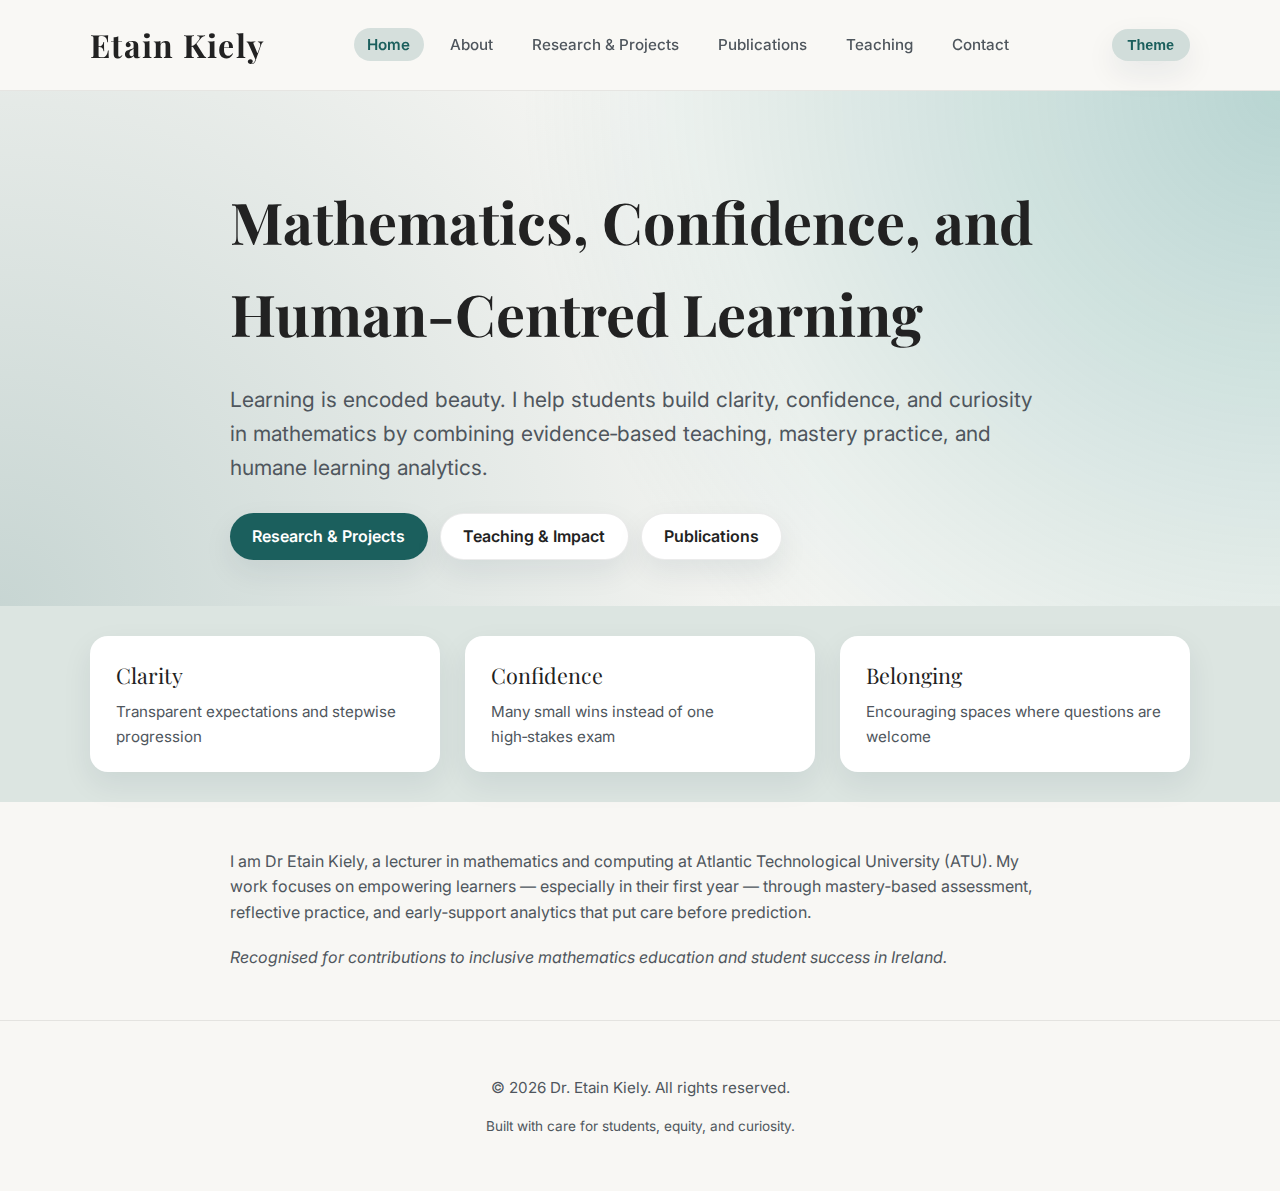
<file: index.html>
<!doctype html>
<html lang="en">
<head>
  <meta charset="utf-8">
  <meta name="viewport" content="width=device-width, initial-scale=1">
  <title>Etain Kiely — Mathematics, Confidence, and Human‑Centred Learning</title>
  <link rel="stylesheet" href="assets/style.css?v=1">
  <meta name="description" content="Dr Etain Kiely — mathematics & computing educator at ATU. Student‑centred teaching, mastery, learning analytics.">
  <link rel="preconnect" href="https://fonts.googleapis.com">
  <link rel="preconnect" href="https://fonts.gstatic.com" crossorigin>
  <link href="https://fonts.googleapis.com/css2?family=Inter:wght@300;400;600;800&family=Playfair+Display:wght@500;700&display=swap" rel="stylesheet">
  <link rel="stylesheet" href="assets/style.css">
</head>
<body>
  
<header class="site-header">
  <div class="container">
    <a class="brand" href="index.html">Etain Kiely</a>
    <nav class="nav" aria-label="Main navigation">
      <button id="navToggle" class="nav-toggle" aria-expanded="false" aria-controls="navMenu">Menu</button>
      <ul id="navMenu" class="nav-menu">
        <li><a class="active" href="index.html">Home</a></li>
        <li><a href="about.html">About</a></li>
        <li><a href="research.html">Research & Projects</a></li>
        <li><a href="publications.html">Publications</a></li>
        <li><a href="teaching.html">Teaching</a></li>
        <li><a href="contact.html">Contact</a></li>
      </ul>
    </nav>
    <button id="themeToggle" class="theme-toggle" aria-label="Toggle theme">Theme</button>
  </div>
</header>

  <main>
    
<section class="hero nature">
  <div class="container narrow">
    <h1>Mathematics, Confidence, and Human‑Centred Learning</h1>
    <p class="lead">Learning is encoded beauty. I help students build clarity, confidence, and curiosity in mathematics by combining evidence‑based teaching, mastery practice, and humane learning analytics.</p>
    <div class="cta">
      <a class="button primary" href="research.html">Research & Projects</a>
      <a class="button" href="teaching.html">Teaching & Impact</a>
      <a class="button" href="publications.html">Publications</a>
    </div>
  </div>
</section>
<section class="ribbon">
  <div class="container">
    <div class="metrics">
      <div class="metric"><span class="metric-value">Clarity</span><span class="metric-note">Transparent expectations and stepwise progression</span></div>
      <div class="metric"><span class="metric-value">Confidence</span><span class="metric-note">Many small wins instead of one high‑stakes exam</span></div>
      <div class="metric"><span class="metric-value">Belonging</span><span class="metric-note">Encouraging spaces where questions are welcome</span></div>
    </div>
  </div>
</section>
<section class="section">
  <div class="container narrow">
    <p>I am Dr Etain Kiely, a lecturer in mathematics and computing at Atlantic Technological University (ATU). My work focuses on empowering learners — especially in their first year — through mastery‑based assessment, reflective practice, and early‑support analytics that put care before prediction.</p>
    <p class="muted">Recognised for contributions to inclusive mathematics education and student success in Ireland.</p>
  </div>
</section>

  </main>
  
<footer class="site-footer">
  <div class="container">
    <p>© <span id="year"></span> Dr. Etain Kiely. All rights reserved.</p>
    <p class="small">Built with care for students, equity, and curiosity.</p>
  </div>
</footer>

  <script src="assets/main.js"></script>
<script src="assets/main.js?v=1"></script>
</body>
</html>
</file>
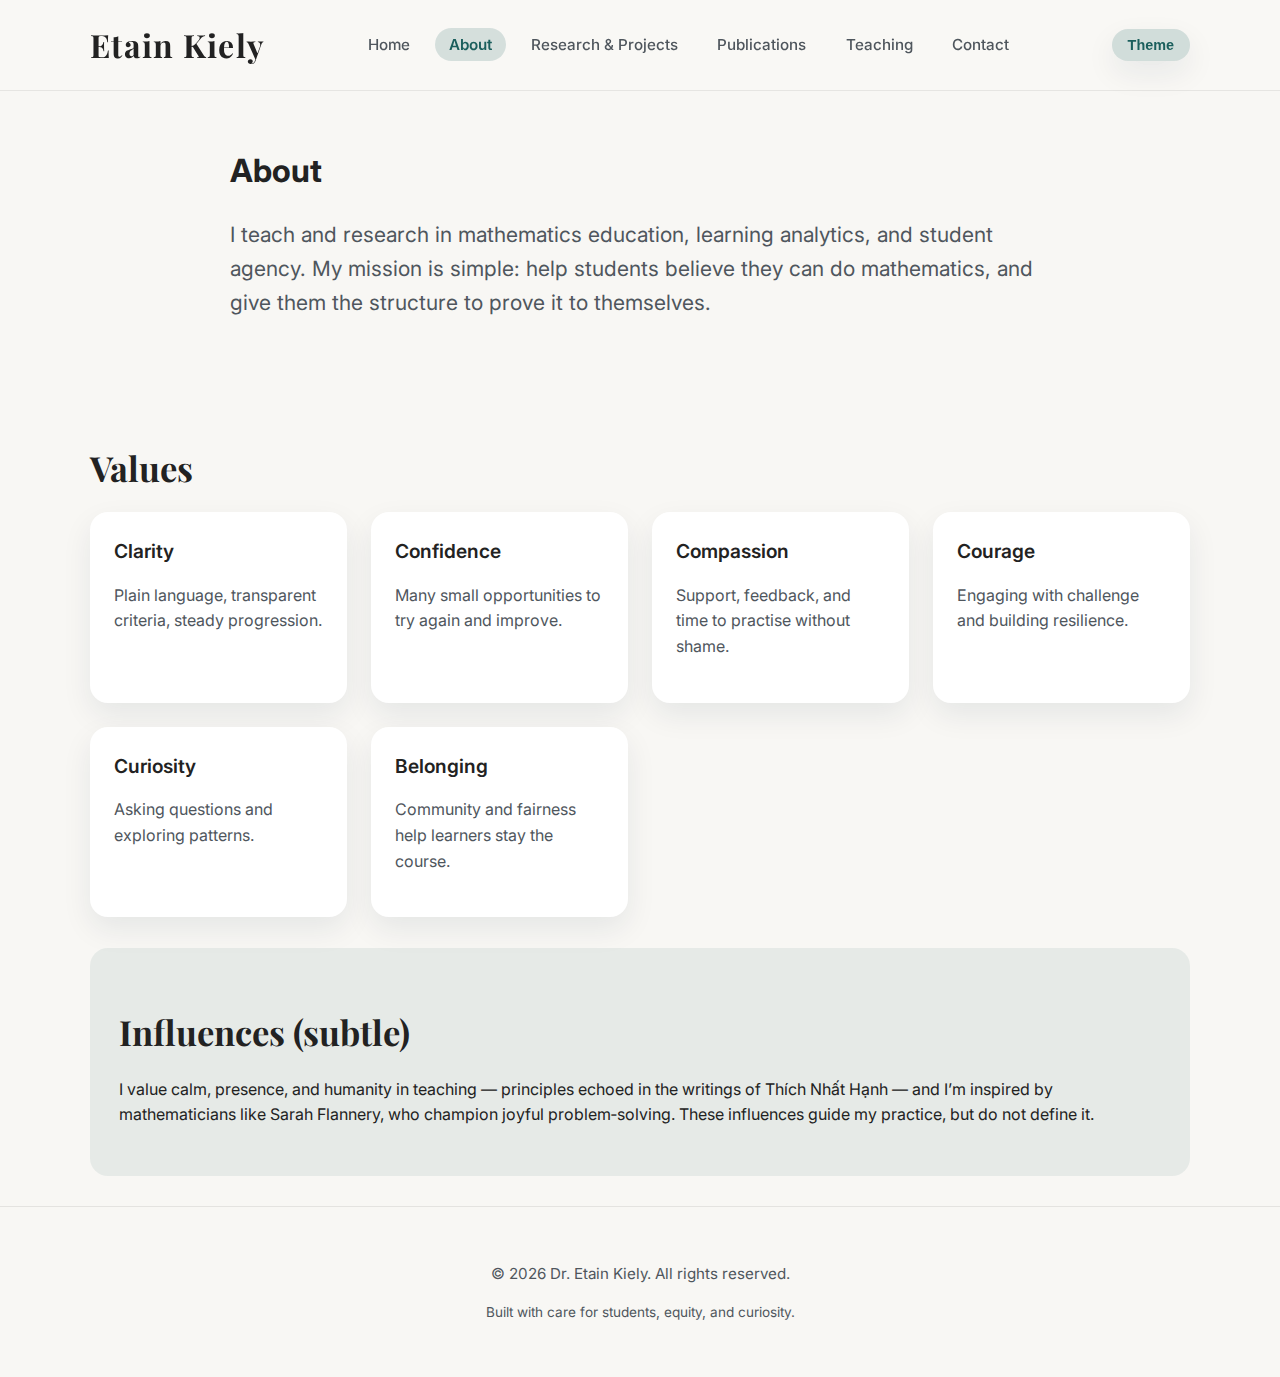
<file: about.html>
<!doctype html>
<html lang="en">
<head>
  <meta charset="utf-8">
  <meta name="viewport" content="width=device-width, initial-scale=1">
  <title>About — Etain Kiely</title>
  <meta name="description" content="Dr Etain Kiely — mathematics & computing educator at ATU. Student‑centred teaching, mastery, learning analytics.">
  <link rel="preconnect" href="https://fonts.googleapis.com">
  <link rel="preconnect" href="https://fonts.gstatic.com" crossorigin>
  <link href="https://fonts.googleapis.com/css2?family=Inter:wght@300;400;600;800&family=Playfair+Display:wght@500;700&display=swap" rel="stylesheet">
  <link rel="stylesheet" href="assets/style.css">
</head>
<body>
  
<header class="site-header">
  <div class="container">
    <a class="brand" href="index.html">Etain Kiely</a>
    <nav class="nav" aria-label="Main navigation">
      <button id="navToggle" class="nav-toggle" aria-expanded="false" aria-controls="navMenu">Menu</button>
      <ul id="navMenu" class="nav-menu">
        <li><a href="index.html">Home</a></li>
        <li><a class="active" href="about.html">About</a></li>
        <li><a href="research.html">Research & Projects</a></li>
        <li><a href="publications.html">Publications</a></li>
        <li><a href="teaching.html">Teaching</a></li>
        <li><a href="contact.html">Contact</a></li>
      </ul>
    </nav>
    <button id="themeToggle" class="theme-toggle" aria-label="Toggle theme">Theme</button>
  </div>
</header>

  <main>
    
<section class="page-header">
  <div class="container narrow">
    <h1>About</h1>
    <p class="lead">I teach and research in mathematics education, learning analytics, and student agency. My mission is simple: help students believe they can do mathematics, and give them the structure to prove it to themselves.</p>
  </div>
</section>
<section class="section">
  <div class="container">
    <h2>Values</h2>
    <div class="cards">
      <article class="card"><h3>Clarity</h3><p>Plain language, transparent criteria, steady progression.</p></article>
      <article class="card"><h3>Confidence</h3><p>Many small opportunities to try again and improve.</p></article>
      <article class="card"><h3>Compassion</h3><p>Support, feedback, and time to practise without shame.</p></article>
      <article class="card"><h3>Courage</h3><p>Engaging with challenge and building resilience.</p></article>
      <article class="card"><h3>Curiosity</h3><p>Asking questions and exploring patterns.</p></article>
      <article class="card"><h3>Belonging</h3><p>Community and fairness help learners stay the course.</p></article>
    </div>
    <div class="list-block">
      <h2>Influences (subtle)</h2>
      <p>I value calm, presence, and humanity in teaching — principles echoed in the writings of Thích Nhất Hạnh — and I’m inspired by mathematicians like Sarah Flannery, who champion joyful problem‑solving. These influences guide my practice, but do not define it.</p>
    </div>
  </div>
</section>

  </main>
  
<footer class="site-footer">
  <div class="container">
    <p>© <span id="year"></span> Dr. Etain Kiely. All rights reserved.</p>
    <p class="small">Built with care for students, equity, and curiosity.</p>
  </div>
</footer>

  <script src="assets/main.js"></script>
</body>
</html>
</file>
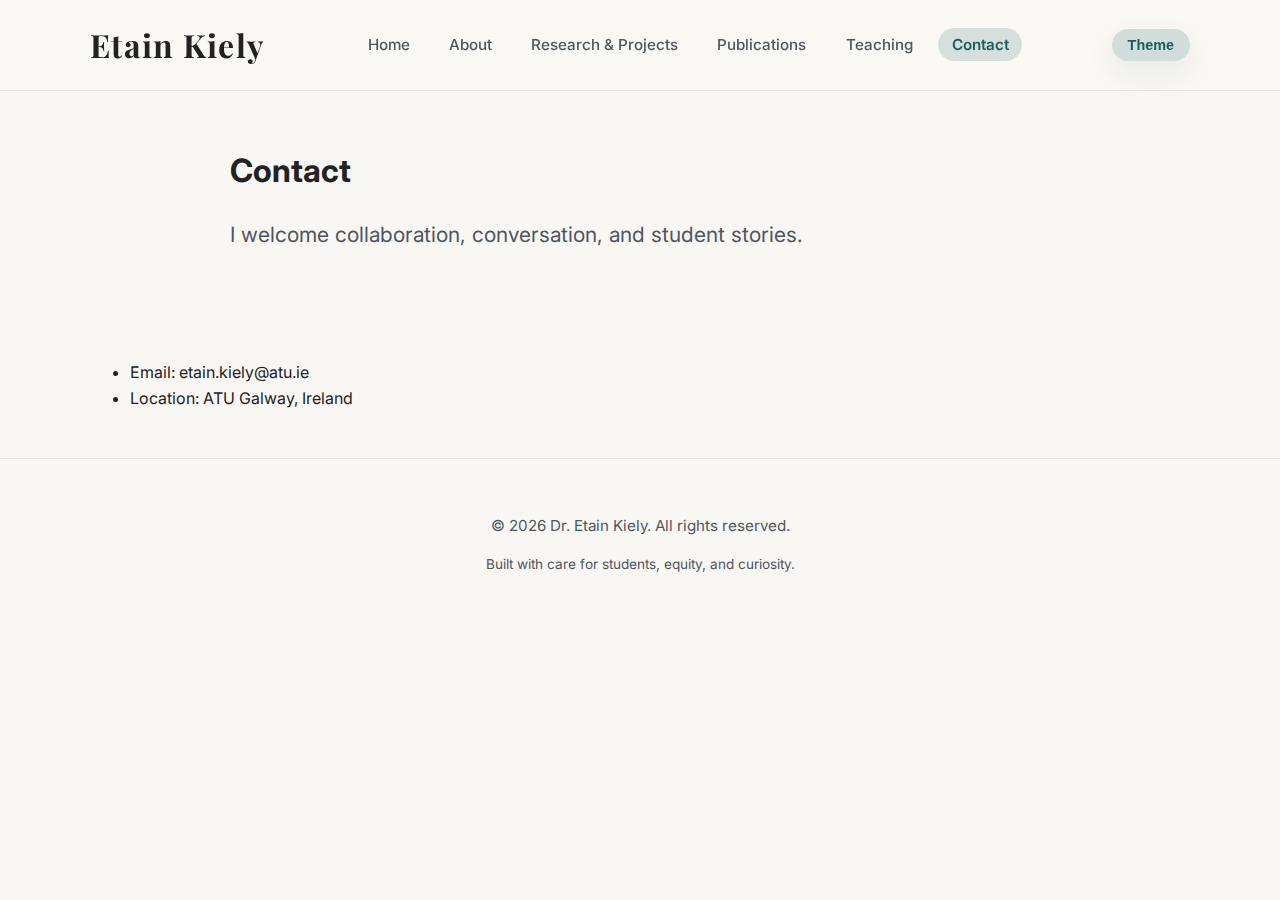
<file: contact.html>
<!doctype html>
<html lang="en">
<head>
  <meta charset="utf-8">
  <meta name="viewport" content="width=device-width, initial-scale=1">
  <title>Contact — Etain Kiely</title>
  <meta name="description" content="Dr Etain Kiely — mathematics & computing educator at ATU. Student‑centred teaching, mastery, learning analytics.">
  <link rel="preconnect" href="https://fonts.googleapis.com">
  <link rel="preconnect" href="https://fonts.gstatic.com" crossorigin>
  <link href="https://fonts.googleapis.com/css2?family=Inter:wght@300;400;600;800&family=Playfair+Display:wght@500;700&display=swap" rel="stylesheet">
  <link rel="stylesheet" href="assets/style.css">
</head>
<body>
  
<header class="site-header">
  <div class="container">
    <a class="brand" href="index.html">Etain Kiely</a>
    <nav class="nav" aria-label="Main navigation">
      <button id="navToggle" class="nav-toggle" aria-expanded="false" aria-controls="navMenu">Menu</button>
      <ul id="navMenu" class="nav-menu">
        <li><a href="index.html">Home</a></li>
        <li><a href="about.html">About</a></li>
        <li><a href="research.html">Research & Projects</a></li>
        <li><a href="publications.html">Publications</a></li>
        <li><a href="teaching.html">Teaching</a></li>
        <li><a class="active" href="contact.html">Contact</a></li>
      </ul>
    </nav>
    <button id="themeToggle" class="theme-toggle" aria-label="Toggle theme">Theme</button>
  </div>
</header>

  <main>
    
<section class="page-header">
  <div class="container narrow">
    <h1>Contact</h1>
    <p class="lead">I welcome collaboration, conversation, and student stories.</p>
  </div>
</section>
<section class="section">
  <div class="container">
    <ul class="contact-list">
      <li>Email: <a href="mailto:etain.kiely@atu.ie">etain.kiely@atu.ie</a></li>
      <li>Location: ATU Galway, Ireland</li>
    </ul>
  </div>
</section>

  </main>
  
<footer class="site-footer">
  <div class="container">
    <p>© <span id="year"></span> Dr. Etain Kiely. All rights reserved.</p>
    <p class="small">Built with care for students, equity, and curiosity.</p>
  </div>
</footer>

  <script src="assets/main.js"></script>
</body>
</html>
</file>
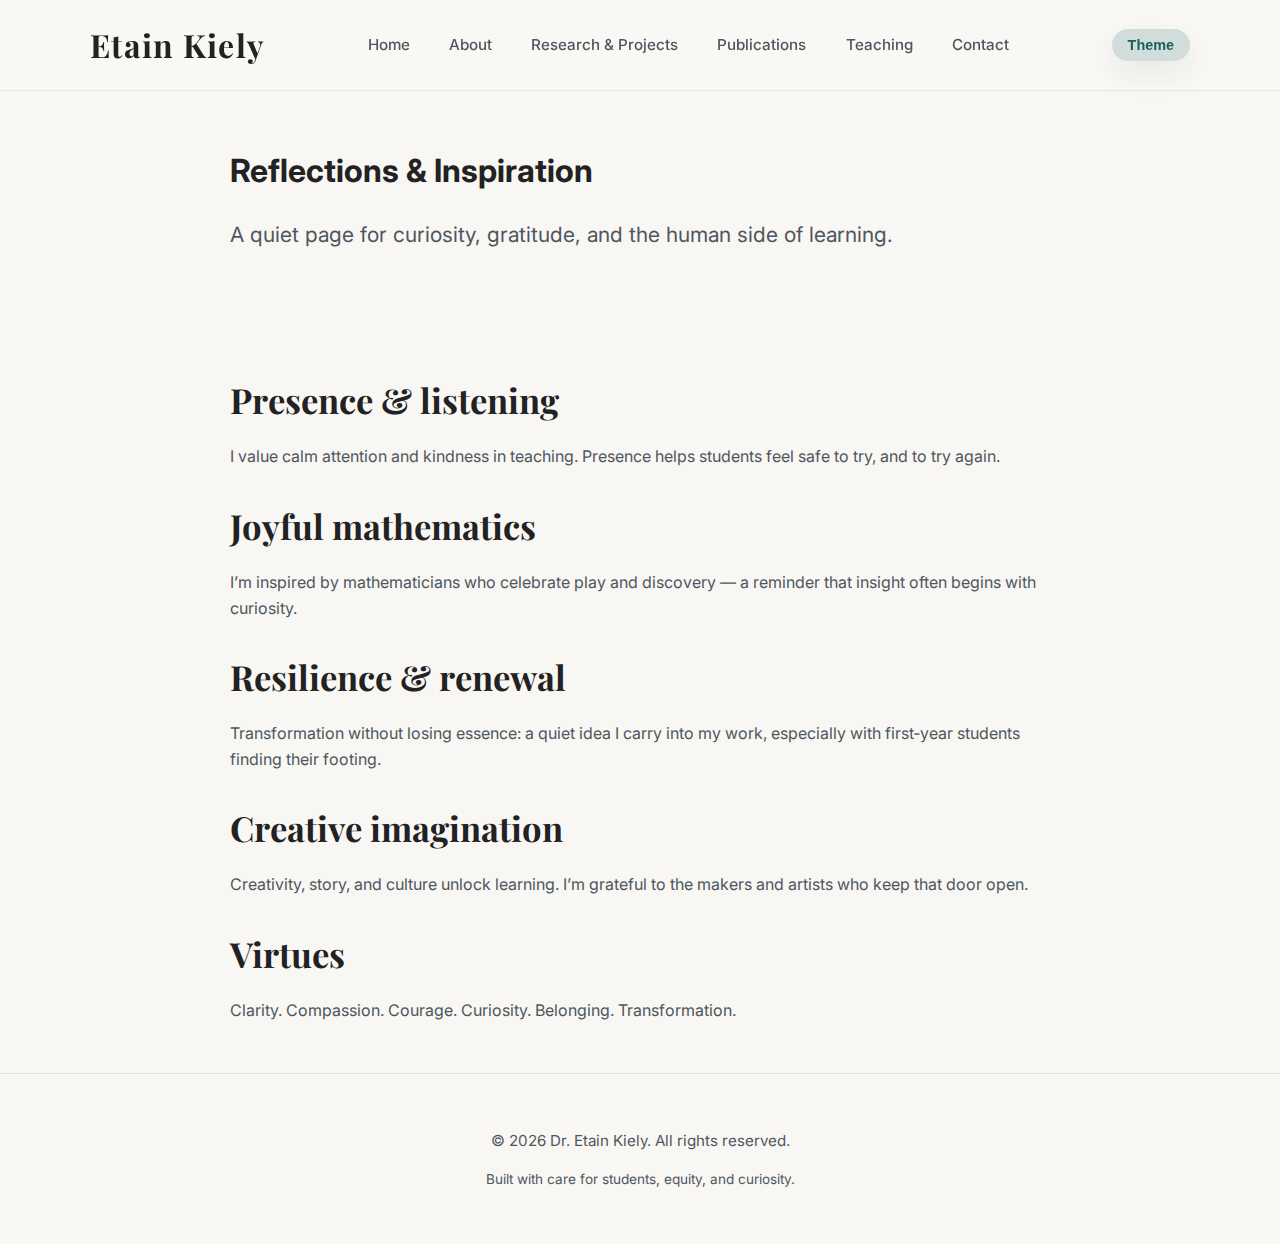
<file: reflections.html>
<!doctype html>
<html lang="en">
<head>
  <meta charset="utf-8">
  <meta name="viewport" content="width=device-width, initial-scale=1">
  <title>Reflections & Inspiration — Etain Kiely</title>
  <meta name="description" content="Dr Etain Kiely — mathematics & computing educator at ATU. Student‑centred teaching, mastery, learning analytics.">
  <link rel="preconnect" href="https://fonts.googleapis.com">
  <link rel="preconnect" href="https://fonts.gstatic.com" crossorigin>
  <link href="https://fonts.googleapis.com/css2?family=Inter:wght@300;400;600;800&family=Playfair+Display:wght@500;700&display=swap" rel="stylesheet">
  <link rel="stylesheet" href="assets/style.css">
</head>
<body>
  
<header class="site-header">
  <div class="container">
    <a class="brand" href="index.html">Etain Kiely</a>
    <nav class="nav" aria-label="Main navigation">
      <button id="navToggle" class="nav-toggle" aria-expanded="false" aria-controls="navMenu">Menu</button>
      <ul id="navMenu" class="nav-menu">
        <li><a href="index.html">Home</a></li>
        <li><a href="about.html">About</a></li>
        <li><a href="research.html">Research & Projects</a></li>
        <li><a href="publications.html">Publications</a></li>
        <li><a href="teaching.html">Teaching</a></li>
        <li><a href="contact.html">Contact</a></li>
      </ul>
    </nav>
    <button id="themeToggle" class="theme-toggle" aria-label="Toggle theme">Theme</button>
  </div>
</header>

  <main>
    
<section class="page-header">
  <div class="container narrow">
    <h1>Reflections & Inspiration</h1>
    <p class="lead">A quiet page for curiosity, gratitude, and the human side of learning.</p>
  </div>
</section>
<section class="section">
  <div class="container narrow">
    <h2>Presence & listening</h2>
    <p>I value calm attention and kindness in teaching. Presence helps students feel safe to try, and to try again.</p>
    <h2>Joyful mathematics</h2>
    <p>I’m inspired by mathematicians who celebrate play and discovery — a reminder that insight often begins with curiosity.</p>
    <h2>Resilience & renewal</h2>
    <p>Transformation without losing essence: a quiet idea I carry into my work, especially with first‑year students finding their footing.</p>
    <h2>Creative imagination</h2>
    <p>Creativity, story, and culture unlock learning. I’m grateful to the makers and artists who keep that door open.</p>
    <h2>Virtues</h2>
    <p>Clarity. Compassion. Courage. Curiosity. Belonging. Transformation.</p>
  </div>
</section>

  </main>
  
<footer class="site-footer">
  <div class="container">
    <p>© <span id="year"></span> Dr. Etain Kiely. All rights reserved.</p>
    <p class="small">Built with care for students, equity, and curiosity.</p>
  </div>
</footer>

  <script src="assets/main.js"></script>
</body>
</html>
</file>
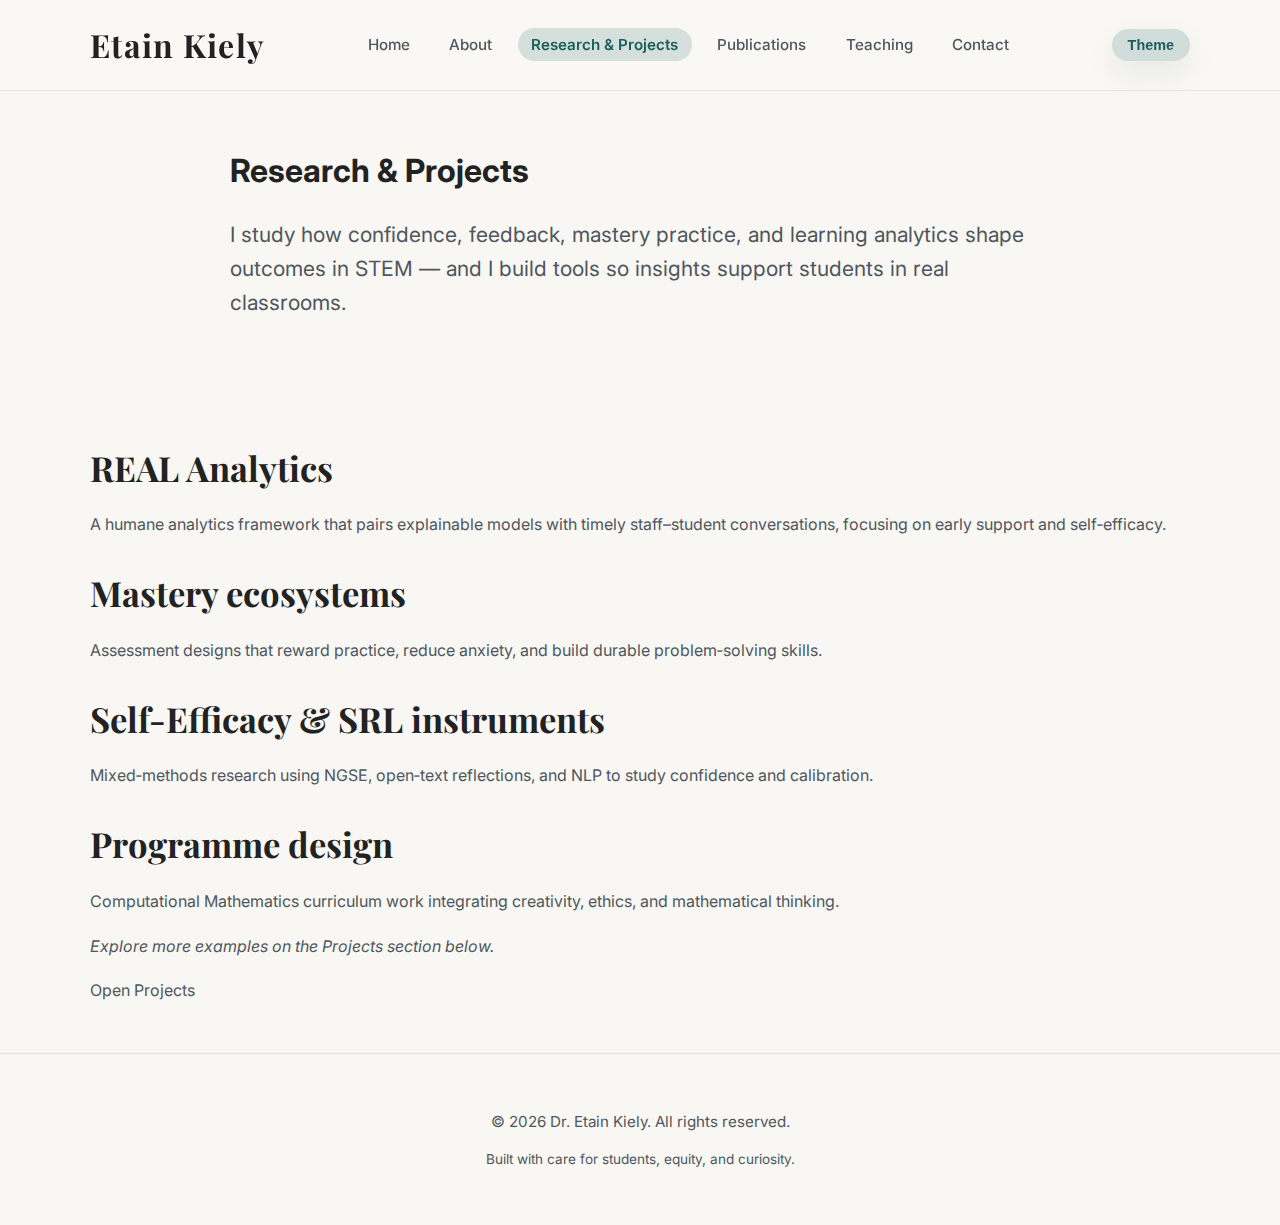
<file: research.html>
<!doctype html>
<html lang="en">
<head>
  <meta charset="utf-8">
  <meta name="viewport" content="width=device-width, initial-scale=1">
  <title>Research & Projects — Etain Kiely</title>
  <meta name="description" content="Dr Etain Kiely — mathematics & computing educator at ATU. Student‑centred teaching, mastery, learning analytics.">
  <link rel="preconnect" href="https://fonts.googleapis.com">
  <link rel="preconnect" href="https://fonts.gstatic.com" crossorigin>
  <link href="https://fonts.googleapis.com/css2?family=Inter:wght@300;400;600;800&family=Playfair+Display:wght@500;700&display=swap" rel="stylesheet">
  <link rel="stylesheet" href="assets/style.css">
</head>
<body>
  
<header class="site-header">
  <div class="container">
    <a class="brand" href="index.html">Etain Kiely</a>
    <nav class="nav" aria-label="Main navigation">
      <button id="navToggle" class="nav-toggle" aria-expanded="false" aria-controls="navMenu">Menu</button>
      <ul id="navMenu" class="nav-menu">
        <li><a href="index.html">Home</a></li>
        <li><a href="about.html">About</a></li>
        <li><a class="active" href="research.html">Research & Projects</a></li>
        <li><a href="publications.html">Publications</a></li>
        <li><a href="teaching.html">Teaching</a></li>
        <li><a href="contact.html">Contact</a></li>
      </ul>
    </nav>
    <button id="themeToggle" class="theme-toggle" aria-label="Toggle theme">Theme</button>
  </div>
</header>

  <main>
    
<section class="page-header">
  <div class="container narrow">
    <h1>Research & Projects</h1>
    <p class="lead">I study how confidence, feedback, mastery practice, and learning analytics shape outcomes in STEM — and I build tools so insights support students in real classrooms.</p>
  </div>
</section>
<section class="section">
  <div class="container">
    <div class="grid-2">
      <div>
        <h2 id="real">REAL Analytics</h2>
        <p>A humane analytics framework that pairs explainable models with timely staff–student conversations, focusing on early support and self‑efficacy.</p>
      </div>
      <div>
        <h2>Mastery ecosystems</h2>
        <p>Assessment designs that reward practice, reduce anxiety, and build durable problem‑solving skills.</p>
      </div>
      <div>
        <h2>Self‑Efficacy & SRL instruments</h2>
        <p>Mixed‑methods research using NGSE, open‑text reflections, and NLP to study confidence and calibration.</p>
      </div>
      <div>
        <h2>Programme design</h2>
        <p>Computational Mathematics curriculum work integrating creativity, ethics, and mathematical thinking.</p>
      </div>
    </div>
    <p class="muted" style="margin-top:1rem;">Explore more examples on the Projects section below.</p>
    <p><a class="text-link" href="projects.html">Open Projects</a></p>
  </div>
</section>

  </main>
  
<footer class="site-footer">
  <div class="container">
    <p>© <span id="year"></span> Dr. Etain Kiely. All rights reserved.</p>
    <p class="small">Built with care for students, equity, and curiosity.</p>
  </div>
</footer>

  <script src="assets/main.js"></script>
</body>
</html>
</file>
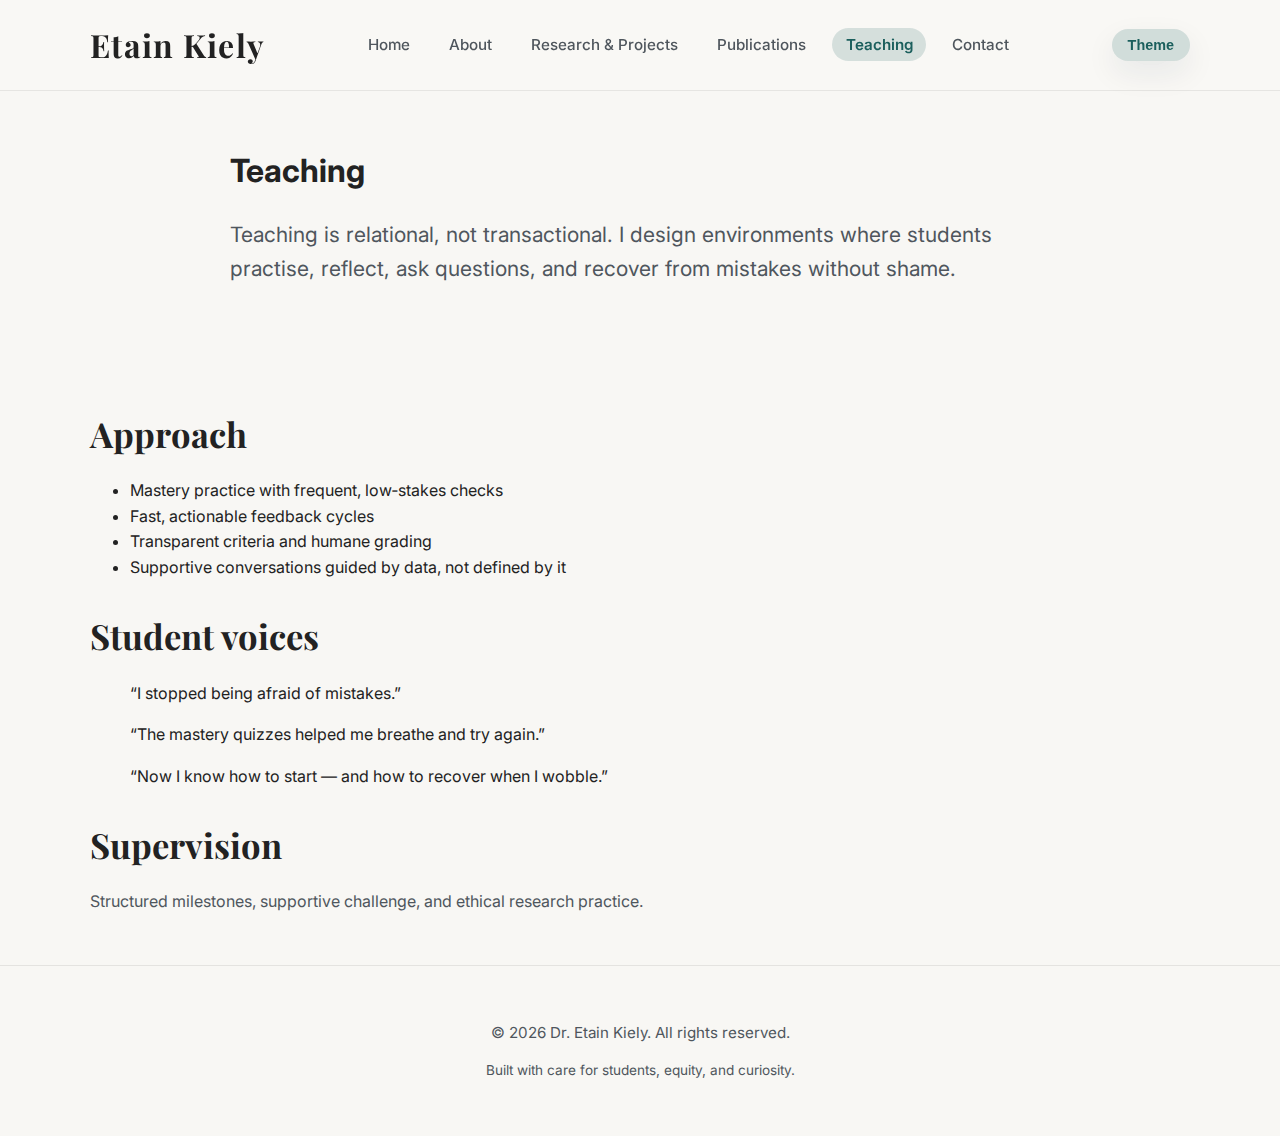
<file: teaching.html>
<!doctype html>
<html lang="en">
<head>
  <meta charset="utf-8">
  <meta name="viewport" content="width=device-width, initial-scale=1">
  <title>Teaching — Etain Kiely</title>
  <meta name="description" content="Dr Etain Kiely — mathematics & computing educator at ATU. Student‑centred teaching, mastery, learning analytics.">
  <link rel="preconnect" href="https://fonts.googleapis.com">
  <link rel="preconnect" href="https://fonts.gstatic.com" crossorigin>
  <link href="https://fonts.googleapis.com/css2?family=Inter:wght@300;400;600;800&family=Playfair+Display:wght@500;700&display=swap" rel="stylesheet">
  <link rel="stylesheet" href="assets/style.css">
</head>
<body>
  
<header class="site-header">
  <div class="container">
    <a class="brand" href="index.html">Etain Kiely</a>
    <nav class="nav" aria-label="Main navigation">
      <button id="navToggle" class="nav-toggle" aria-expanded="false" aria-controls="navMenu">Menu</button>
      <ul id="navMenu" class="nav-menu">
        <li><a href="index.html">Home</a></li>
        <li><a href="about.html">About</a></li>
        <li><a href="research.html">Research & Projects</a></li>
        <li><a href="publications.html">Publications</a></li>
        <li><a class="active" href="teaching.html">Teaching</a></li>
        <li><a href="contact.html">Contact</a></li>
      </ul>
    </nav>
    <button id="themeToggle" class="theme-toggle" aria-label="Toggle theme">Theme</button>
  </div>
</header>

  <main>
    
<section class="page-header">
  <div class="container narrow">
    <h1>Teaching</h1>
    <p class="lead">Teaching is relational, not transactional. I design environments where students practise, reflect, ask questions, and recover from mistakes without shame.</p>
  </div>
</section>
<section class="section">
  <div class="container">
    <h2>Approach</h2>
    <ul class="bullets">
      <li>Mastery practice with frequent, low‑stakes checks</li>
      <li>Fast, actionable feedback cycles</li>
      <li>Transparent criteria and humane grading</li>
      <li>Supportive conversations guided by data, not defined by it</li>
    </ul>
    <h2>Student voices</h2>
    <div class="quotes">
      <blockquote>“I stopped being afraid of mistakes.”</blockquote>
      <blockquote>“The mastery quizzes helped me breathe and try again.”</blockquote>
      <blockquote>“Now I know how to start — and how to recover when I wobble.”</blockquote>
    </div>
    <h2>Supervision</h2>
    <p>Structured milestones, supportive challenge, and ethical research practice.</p>
  </div>
</section>

  </main>
  
<footer class="site-footer">
  <div class="container">
    <p>© <span id="year"></span> Dr. Etain Kiely. All rights reserved.</p>
    <p class="small">Built with care for students, equity, and curiosity.</p>
  </div>
</footer>

  <script src="assets/main.js"></script>
</body>
</html>
</file>
<file: assets/style.css>
:root {
  color-scheme: light;
  --font-body: 'Inter', system-ui, -apple-system, BlinkMacSystemFont, 'Segoe UI', sans-serif;
  --font-heading: 'Playfair Display', 'Times New Roman', serif;
  --color-bg: #f8f7f4;
  --color-surface: #ffffff;
  --color-accent: #1b5f5d;
  --color-accent-soft: #338f8c;
  --color-text: #222222;
  --color-text-muted: #4f565d;
  --color-border: rgba(0, 0, 0, 0.08);
  --radius: 18px;
  --shadow-sm: 0 12px 30px rgba(16, 42, 58, 0.08);
  --shadow-lg: 0 32px 80px rgba(16, 42, 58, 0.14);
  --spacing: clamp(1.5rem, 1.1rem + 1vw, 2.5rem);
}

[data-theme="dark"] {
  color-scheme: dark;
  --color-bg: #0f1719;
  --color-surface: #172125;
  --color-accent: #4ac6c3;
  --color-accent-soft: #68e2df;
  --color-text: #edf5f6;
  --color-text-muted: #94acb5;
  --color-border: rgba(255, 255, 255, 0.08);
  --shadow-sm: 0 12px 32px rgba(0, 0, 0, 0.5);
  --shadow-lg: 0 40px 120px rgba(0, 0, 0, 0.55);
}

* {
  box-sizing: border-box;
}

html,
body {
  margin: 0;
  padding: 0;
  background: var(--color-bg);
  color: var(--color-text);
  font-family: var(--font-body);
  line-height: 1.6;
  -webkit-font-smoothing: antialiased;
  text-rendering: optimizeLegibility;
}

img {
  max-width: 100%;
  display: block;
}

a {
  color: inherit;
  text-decoration: none;
}

a:hover,
a:focus {
  color: var(--color-accent);
}

main {
  display: block;
}

.container {
  width: min(1100px, 92vw);
  margin: 0 auto;
}

.container.narrow {
  width: min(820px, 90vw);
}

.site-header {
  position: sticky;
  top: 0;
  z-index: 1000;
  backdrop-filter: blur(18px);
  background: color-mix(in srgb, var(--color-bg) 92%, transparent);
  border-bottom: 1px solid var(--color-border);
}

.site-header .container {
  display: flex;
  align-items: center;
  justify-content: space-between;
  gap: 1.5rem;
  padding: 1.2rem 0;
}

.brand {
  font-family: var(--font-heading);
  font-size: clamp(1.5rem, 1.3rem + 1vw, 2rem);
  font-weight: 700;
  letter-spacing: 0.04em;
}

.nav {
  position: relative;
}

.nav-menu {
  display: flex;
  gap: 0.75rem;
  list-style: none;
  margin: 0;
  padding: 0;
}

.nav-menu a {
  padding: 0.45rem 0.85rem;
  border-radius: 999px;
  font-size: 0.95rem;
  font-weight: 500;
  color: var(--color-text-muted);
  transition: background 180ms ease, color 180ms ease, transform 180ms ease;
}

.nav-menu a:hover,
.nav-menu a:focus {
  background: color-mix(in srgb, var(--color-accent) 18%, transparent);
  color: var(--color-text);
  transform: translateY(-1px);
}

.nav-menu a.active {
  color: var(--color-accent);
  background: color-mix(in srgb, var(--color-accent) 16%, transparent);
  font-weight: 600;
}

.nav-toggle {
  display: none;
}

.theme-toggle {
  border: 0;
  background: color-mix(in srgb, var(--color-accent) 18%, transparent);
  color: var(--color-accent);
  padding: 0.5rem 1rem;
  border-radius: 999px;
  font-size: 0.9rem;
  font-weight: 600;
  cursor: pointer;
  box-shadow: var(--shadow-sm);
  transition: transform 180ms ease, box-shadow 180ms ease;
}

.theme-toggle:hover,
.theme-toggle:focus {
  transform: translateY(-1px);
  box-shadow: var(--shadow-lg);
}

.hero {
  padding: calc(var(--spacing) * 1.5) 0;
  background: radial-gradient(circle at top right, color-mix(in srgb, var(--color-accent-soft) 32%, transparent) 0%, transparent 55%),
    radial-gradient(circle at bottom left, color-mix(in srgb, var(--color-accent) 22%, transparent) 0%, transparent 60%);
}

.hero h1 {
  font-family: var(--font-heading);
  font-size: clamp(2.5rem, 2.1rem + 2vw, 3.6rem);
  margin-bottom: 1.5rem;
}

.lead {
  font-size: clamp(1.1rem, 1rem + 0.4vw, 1.35rem);
  color: var(--color-text-muted);
  margin-bottom: 1.8rem;
}

.cta {
  display: flex;
  flex-wrap: wrap;
  gap: 0.75rem;
}

.button {
  display: inline-flex;
  align-items: center;
  justify-content: center;
  padding: 0.6rem 1.4rem;
  border-radius: 999px;
  border: 1px solid var(--color-border);
  font-weight: 600;
  color: var(--color-text);
  background: var(--color-surface);
  box-shadow: var(--shadow-sm);
  transition: transform 180ms ease, box-shadow 180ms ease, background 180ms ease, color 180ms ease;
}

.button:hover,
.button:focus {
  transform: translateY(-1px);
  box-shadow: var(--shadow-lg);
}

.button.primary {
  background: var(--color-accent);
  color: #ffffff;
  border: none;
}

.ribbon {
  background: color-mix(in srgb, var(--color-accent) 12%, transparent);
  padding: var(--spacing) 0;
}

.metrics {
  display: grid;
  grid-template-columns: repeat(auto-fit, minmax(200px, 1fr));
  gap: 1.6rem;
}

.metric {
  background: var(--color-surface);
  border-radius: var(--radius);
  padding: 1.4rem 1.6rem;
  box-shadow: var(--shadow-sm);
}

.metric-value {
  display: block;
  font-family: var(--font-heading);
  font-size: 1.35rem;
  margin-bottom: 0.35rem;
}

.metric-note {
  color: var(--color-text-muted);
  font-size: 0.95rem;
}

.section {
  padding: var(--spacing) 0;
}

.section h2 {
  font-family: var(--font-heading);
  font-size: clamp(1.9rem, 1.6rem + 0.7vw, 2.3rem);
  margin-bottom: 1rem;
}

.section p {
  margin-bottom: 1.2rem;
  color: var(--color-text-muted);
}

.muted {
  font-style: italic;
}

.cards {
  display: grid;
  gap: 1.5rem;
  grid-template-columns: repeat(auto-fit, minmax(240px, 1fr));
  margin-bottom: var(--spacing);
}

.card {
  background: var(--color-surface);
  border-radius: var(--radius);
  padding: 1.5rem;
  box-shadow: var(--shadow-sm);
  transition: transform 200ms ease, box-shadow 200ms ease;
}

.card:hover,
.card:focus-within {
  transform: translateY(-4px);
  box-shadow: var(--shadow-lg);
}

.card h3 {
  margin-top: 0;
  margin-bottom: 0.6rem;
  font-size: 1.2rem;
  font-weight: 600;
}

.list-block {
  background: color-mix(in srgb, var(--color-accent) 8%, transparent);
  border-radius: var(--radius);
  padding: 1.8rem;
}

.list-block p {
  color: var(--color-text);
}

.site-footer {
  border-top: 1px solid var(--color-border);
  padding: 2.5rem 0;
  text-align: center;
  color: var(--color-text-muted);
  font-size: 0.95rem;
}

.site-footer .small {
  margin-top: 0.35rem;
  font-size: 0.85rem;
}

.page-header {
  padding: calc(var(--spacing) * 1.1) 0;
}

.section + .section {
  border-top: 1px solid var(--color-border);
}

@media (max-width: 880px) {
  .nav-menu {
    position: absolute;
    inset: calc(100% + 0.5rem) auto auto 0;
    flex-direction: column;
    background: var(--color-surface);
    border-radius: var(--radius);
    padding: 0.8rem;
    box-shadow: var(--shadow-lg);
    min-width: 220px;
    opacity: 0;
    pointer-events: none;
    transform: translateY(-12px);
    transition: opacity 180ms ease, transform 180ms ease;
  }

  .nav-menu.is-open {
    opacity: 1;
    pointer-events: auto;
    transform: translateY(0);
  }

  .nav-menu a {
    padding: 0.6rem 0.8rem;
    border-radius: 12px;
  }

  .nav-toggle {
    display: inline-flex;
    align-items: center;
    justify-content: center;
    border: 1px solid var(--color-border);
    background: var(--color-surface);
    color: var(--color-text);
    border-radius: 12px;
    padding: 0.45rem 0.8rem;
    font-size: 0.95rem;
    font-weight: 600;
    cursor: pointer;
  }

  .nav {
    margin-left: auto;
  }
}

@media (max-width: 640px) {
  .site-header .container {
    flex-wrap: wrap;
    gap: 1rem;
  }

  .theme-toggle {
    margin-left: auto;
  }

  .hero {
    text-align: center;
  }

  .cta {
    justify-content: center;
  }
}

@media (prefers-reduced-motion: reduce) {
  *, *::before, *::after {
    animation-duration: 0.01ms !important;
    animation-iteration-count: 1 !important;
    transition-duration: 0.01ms !important;
    scroll-behavior: auto !important;
  }
}
</file>
